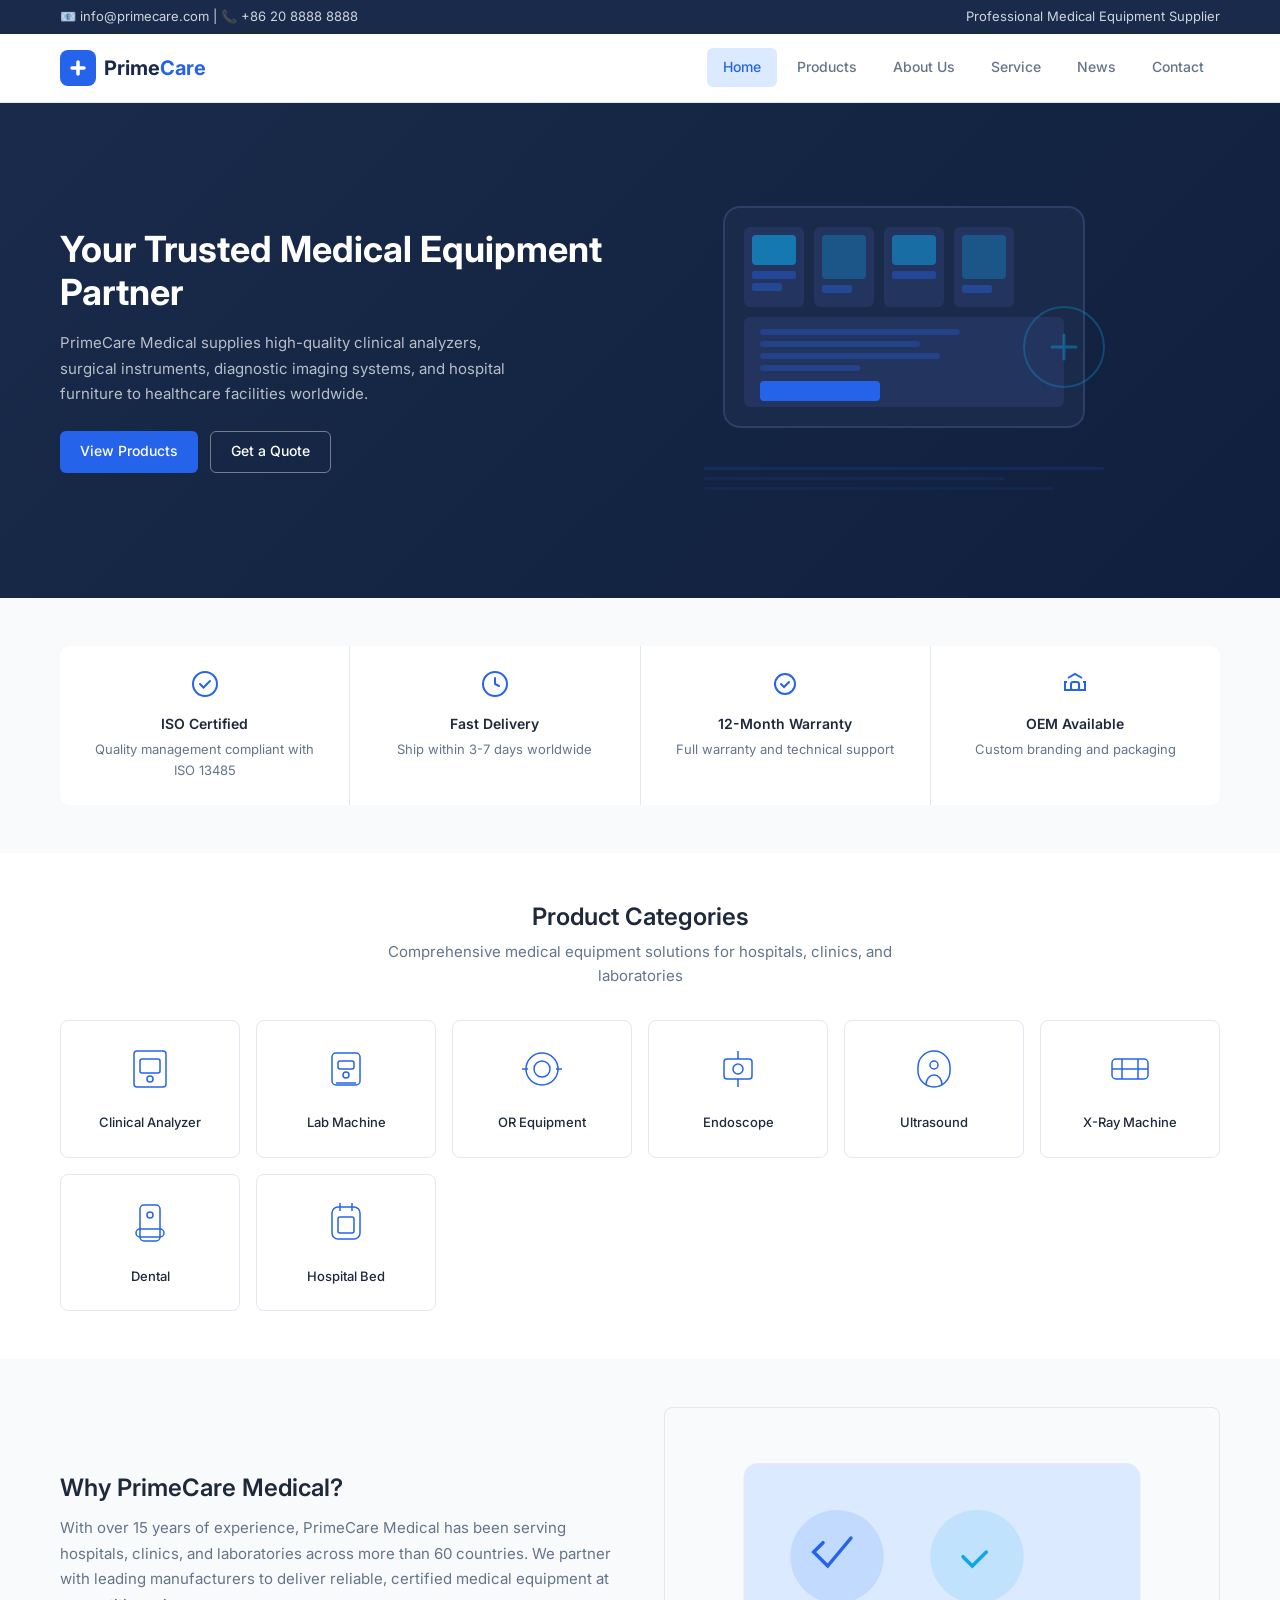
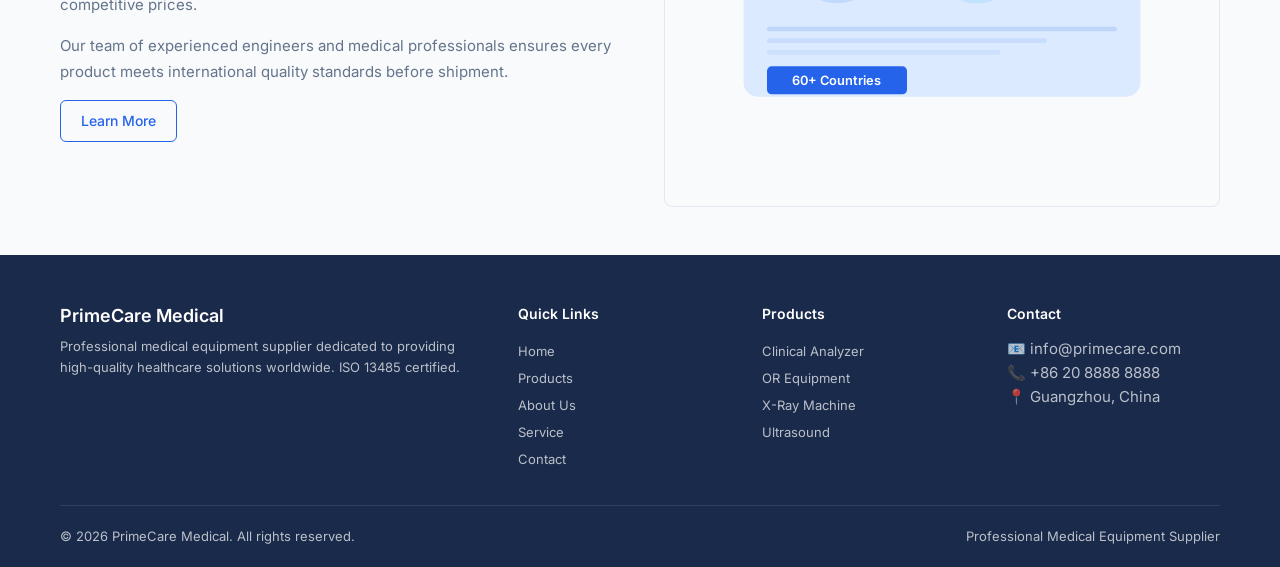
<file: index.html>
<!DOCTYPE html>
<html lang="en">
<head>
  <meta charset="UTF-8">
  <meta name="viewport" content="width=device-width, initial-scale=1.0">
  <meta name="description" content="PrimeCare Medical — Professional medical equipment supplier. Clinical analyzers, surgical instruments, diagnostic machines, and hospital equipment.">
  <title>PrimeCare Medical — Medical Equipment Supplier</title>
  <link rel="stylesheet" href="css/style.css">
  <link rel="icon" href="data:image/svg+xml,%3Csvg xmlns='http://www.w3.org/2000/svg' viewBox='0 0 32 32'%3E%3Crect width='32' height='32' rx='6' fill='%232563eb'/%3E%3Cpath d='M10 16h12M16 10v12' stroke='white' stroke-width='3'/%3E%3C/svg%3E">
</head>
<body>

<!-- ===== HEADER (auto-filled by components.js) ===== -->
<div id="topbar-placeholder"></div>
<nav id="nav-placeholder"></nav>

<!-- ===== HERO ===== -->
<section class="hero">
  <div class="container">
    <div>
      <h1>Your Trusted Medical Equipment Partner</h1>
      <p>PrimeCare Medical supplies high-quality clinical analyzers, surgical instruments, diagnostic imaging systems, and hospital furniture to healthcare facilities worldwide.</p>
      <div class="hero-actions">
        <a href="products.html" class="btn btn-primary">View Products</a>
        <a href="contact.html" class="btn btn-outline" style="border-color:rgba(255,255,255,0.4);color:white;">Get a Quote</a>
      </div>
    </div>
    <div>
      <svg viewBox="0 0 480 360" fill="none" style="width:100%;max-width:480px;">
        <rect x="60" y="40" width="360" height="220" rx="16" fill="#1a2a4a" stroke="#2c3e6a" stroke-width="2"/>
        <rect x="80" y="60" width="60" height="80" rx="6" fill="#23345e"/>
        <rect x="88" y="68" width="44" height="30" rx="4" fill="#0ea5e9" opacity="0.6"/>
        <rect x="88" y="104" width="44" height="8" rx="2" fill="#2563eb" opacity="0.4"/>
        <rect x="88" y="116" width="30" height="8" rx="2" fill="#2563eb" opacity="0.4"/>
        <rect x="150" y="60" width="60" height="80" rx="6" fill="#23345e"/>
        <rect x="158" y="68" width="44" height="44" rx="4" fill="#0ea5e9" opacity="0.3"/>
        <rect x="158" y="118" width="30" height="8" rx="2" fill="#2563eb" opacity="0.4"/>
        <rect x="220" y="60" width="60" height="80" rx="6" fill="#23345e"/>
        <rect x="228" y="68" width="44" height="30" rx="4" fill="#0ea5e9" opacity="0.5"/>
        <rect x="228" y="104" width="44" height="8" rx="2" fill="#2563eb" opacity="0.4"/>
        <rect x="290" y="60" width="60" height="80" rx="6" fill="#23345e"/>
        <rect x="298" y="68" width="44" height="44" rx="4" fill="#0ea5e9" opacity="0.3"/>
        <rect x="298" y="118" width="30" height="8" rx="2" fill="#2563eb" opacity="0.4"/>
        <rect x="80" y="150" width="320" height="90" rx="6" fill="#23345e"/>
        <rect x="96" y="162" width="200" height="6" rx="3" fill="#2563eb" opacity="0.3"/>
        <rect x="96" y="174" width="160" height="6" rx="3" fill="#2563eb" opacity="0.3"/>
        <rect x="96" y="186" width="180" height="6" rx="3" fill="#2563eb" opacity="0.3"/>
        <rect x="96" y="198" width="100" height="6" rx="3" fill="#2563eb" opacity="0.3"/>
        <rect x="96" y="214" width="120" height="20" rx="4" fill="#2563eb"/>
        <circle cx="400" cy="180" r="40" fill="none" stroke="#0ea5e9" stroke-width="2" opacity="0.3"/>
        <path d="M388 180h24M400 168v24" stroke="#0ea5e9" stroke-width="3" stroke-linecap="round" opacity="0.4"/>
        <rect x="40" y="300" width="400" height="3" rx="1.5" fill="#2563eb" opacity="0.15"/>
        <rect x="40" y="310" width="300" height="3" rx="1.5" fill="#2563eb" opacity="0.1"/>
        <rect x="40" y="320" width="350" height="3" rx="1.5" fill="#2563eb" opacity="0.08"/>
      </svg>
    </div>
  </div>
</section>

<!-- ===== FEATURES ===== -->
<section class="section section-alt">
  <div class="container">
    <div class="features">
      <div class="feature-item">
        <svg width="28" height="28" viewBox="0 0 28 28" fill="none" style="margin:0 auto 0.5rem;color:var(--blue);"><circle cx="14" cy="14" r="12" stroke="currentColor" stroke-width="2"/><path d="M9 14l3.5 3.5L19 11" stroke="currentColor" stroke-width="2" stroke-linecap="round"/></svg>
        <h4>ISO Certified</h4>
        <p>Quality management compliant with ISO 13485</p>
      </div>
      <div class="feature-item">
        <svg width="28" height="28" viewBox="0 0 28 28" fill="none" style="margin:0 auto 0.5rem;color:var(--blue);"><circle cx="14" cy="14" r="12" stroke="currentColor" stroke-width="2"/><path d="M14 8v6l4 2" stroke="currentColor" stroke-width="2" stroke-linecap="round"/></svg>
        <h4>Fast Delivery</h4>
        <p>Ship within 3-7 days worldwide</p>
      </div>
      <div class="feature-item">
        <svg width="28" height="28" viewBox="0 0 28 28" fill="none" style="margin:0 auto 0.5rem;color:var(--blue);"><path d="M14 4a10 10 0 110 20 10 10 0 010-20z" stroke="currentColor" stroke-width="2"/><path d="M10 14l3 3 5-5" stroke="currentColor" stroke-width="2" stroke-linecap="round"/></svg>
        <h4>12-Month Warranty</h4>
        <p>Full warranty and technical support</p>
      </div>
      <div class="feature-item">
        <svg width="28" height="28" viewBox="0 0 28 28" fill="none" style="margin:0 auto 0.5rem;color:var(--blue);"><path d="M22 12h2v8H4v-8h2" stroke="currentColor" stroke-width="2"/><path d="M7 8l7-4 7 4" stroke="currentColor" stroke-width="2"/><rect x="10" y="12" width="8" height="8" rx="2" stroke="currentColor" stroke-width="2"/></svg>
        <h4>OEM Available</h4>
        <p>Custom branding and packaging</p>
      </div>
    </div>
  </div>
</section>

<!-- ===== PRODUCT CATEGORIES ===== -->
<section class="section">
  <div class="container">
    <div class="section-title">
      <h2>Product Categories</h2>
      <p>Comprehensive medical equipment solutions for hospitals, clinics, and laboratories</p>
    </div>
    <div class="cat-grid">
      <a href="products.html?cat=1" class="cat-card">
        <svg class="cat-card-icon" viewBox="0 0 48 48" fill="none" stroke="currentColor" stroke-width="1.5"><rect x="8" y="6" width="32" height="36" rx="3"/><rect x="14" y="14" width="20" height="14" rx="2"/><circle cx="24" cy="34" r="3"/></svg>
        <h4>Clinical Analyzer</h4>
      </a>
      <a href="products.html?cat=2" class="cat-card">
        <svg class="cat-card-icon" viewBox="0 0 48 48" fill="none" stroke="currentColor" stroke-width="1.5"><rect x="10" y="8" width="28" height="32" rx="4"/><rect x="16" y="16" width="16" height="8" rx="2"/><circle cx="24" cy="30" r="3"/><line x1="14" y1="38" x2="34" y2="38"/></svg>
        <h4>Lab Machine</h4>
      </a>
      <a href="products.html?cat=3" class="cat-card">
        <svg class="cat-card-icon" viewBox="0 0 48 48" fill="none" stroke="currentColor" stroke-width="1.5"><circle cx="24" cy="24" r="16"/><circle cx="24" cy="24" r="8"/><line x1="4" y1="24" x2="10" y2="24"/><line x1="38" y1="24" x2="44" y2="24"/></svg>
        <h4>OR Equipment</h4>
      </a>
      <a href="products.html?cat=4" class="cat-card">
        <svg class="cat-card-icon" viewBox="0 0 48 48" fill="none" stroke="currentColor" stroke-width="1.5"><rect x="10" y="14" width="28" height="20" rx="3"/><path d="M24 6v8M24 34v8"/><circle cx="24" cy="24" r="5"/></svg>
        <h4>Endoscope</h4>
      </a>
      <a href="products.html?cat=5" class="cat-card">
        <svg class="cat-card-icon" viewBox="0 0 48 48" fill="none" stroke="currentColor" stroke-width="1.5"><circle cx="24" cy="20" r="4"/><path d="M16 40c0-6 3.6-10 8-10s8 4 8 10"/><rect x="8" y="6" width="32" height="36" rx="16"/></svg>
        <h4>Ultrasound</h4>
      </a>
      <a href="products.html?cat=6" class="cat-card">
        <svg class="cat-card-icon" viewBox="0 0 48 48" fill="none" stroke="currentColor" stroke-width="1.5"><rect x="6" y="14" width="36" height="20" rx="4"/><line x1="16" y1="14" x2="16" y2="34"/><line x1="32" y1="14" x2="32" y2="34"/><line x1="6" y1="24" x2="42" y2="24"/></svg>
        <h4>X-Ray Machine</h4>
      </a>
      <a href="products.html?cat=8" class="cat-card">
        <svg class="cat-card-icon" viewBox="0 0 48 48" fill="none" stroke="currentColor" stroke-width="1.5"><rect x="14" y="6" width="20" height="36" rx="4"/><rect x="10" y="30" width="28" height="8" rx="4"/><circle cx="24" cy="16" r="3"/></svg>
        <h4>Dental</h4>
      </a>
      <a href="products.html?cat=11" class="cat-card">
        <svg class="cat-card-icon" viewBox="0 0 48 48" fill="none" stroke="currentColor" stroke-width="1.5"><rect x="10" y="8" width="28" height="32" rx="6"/><line x1="18" y1="4" x2="18" y2="12"/><line x1="30" y1="4" x2="30" y2="12"/><rect x="16" y="18" width="16" height="16" rx="2"/></svg>
        <h4>Hospital Bed</h4>
      </a>
    </div>
  </div>
</section>

<!-- ===== ABOUT PREVIEW ===== -->
<section class="section section-alt">
  <div class="container">
    <div class="about-preview">
      <div>
        <h2>Why PrimeCare Medical?</h2>
        <p>With over 15 years of experience, PrimeCare Medical has been serving hospitals, clinics, and laboratories across more than 60 countries. We partner with leading manufacturers to deliver reliable, certified medical equipment at competitive prices.</p>
        <p>Our team of experienced engineers and medical professionals ensures every product meets international quality standards before shipment.</p>
        <a href="about.html" class="btn btn-outline">Learn More</a>
      </div>
      <div style="background:var(--bg-alt);border-radius:var(--radius-md);padding:2rem;border:1px solid var(--border);">
        <svg viewBox="0 0 420 280" fill="none" style="width:100%;">
          <rect x="40" y="20" width="340" height="200" rx="12" fill="#dbeafe"/>
          <circle cx="120" cy="100" r="40" fill="#3b82f6" opacity="0.15"/>
          <path d="M108 88l-8 8 12 12 20-24" stroke="#2563eb" stroke-width="3" stroke-linecap="round"/>
          <circle cx="240" cy="100" r="40" fill="#0ea5e9" opacity="0.12"/>
          <path d="M228 100l8 8 12-12" stroke="#0ea5e9" stroke-width="3" stroke-linecap="round"/>
          <rect x="60" y="160" width="300" height="4" rx="2" fill="#2563eb" opacity="0.15"/>
          <rect x="60" y="170" width="240" height="4" rx="2" fill="#2563eb" opacity="0.1"/>
          <rect x="60" y="180" width="200" height="4" rx="2" fill="#2563eb" opacity="0.08"/>
          <rect x="60" y="194" width="120" height="24" rx="4" fill="#2563eb"/>
          <text x="120" y="210" text-anchor="middle" fill="white" font-size="11" font-weight="600" font-family="Inter">60+ Countries</text>
        </svg>
      </div>
    </div>
  </div>
</section>

<!-- ===== FOOTER (auto-filled by components.js) ===== -->
<footer id="footer-placeholder"></footer>

<script src="js/main.js"></script>
<script src="js/components.js"></script>
</body>
</html>
</file>
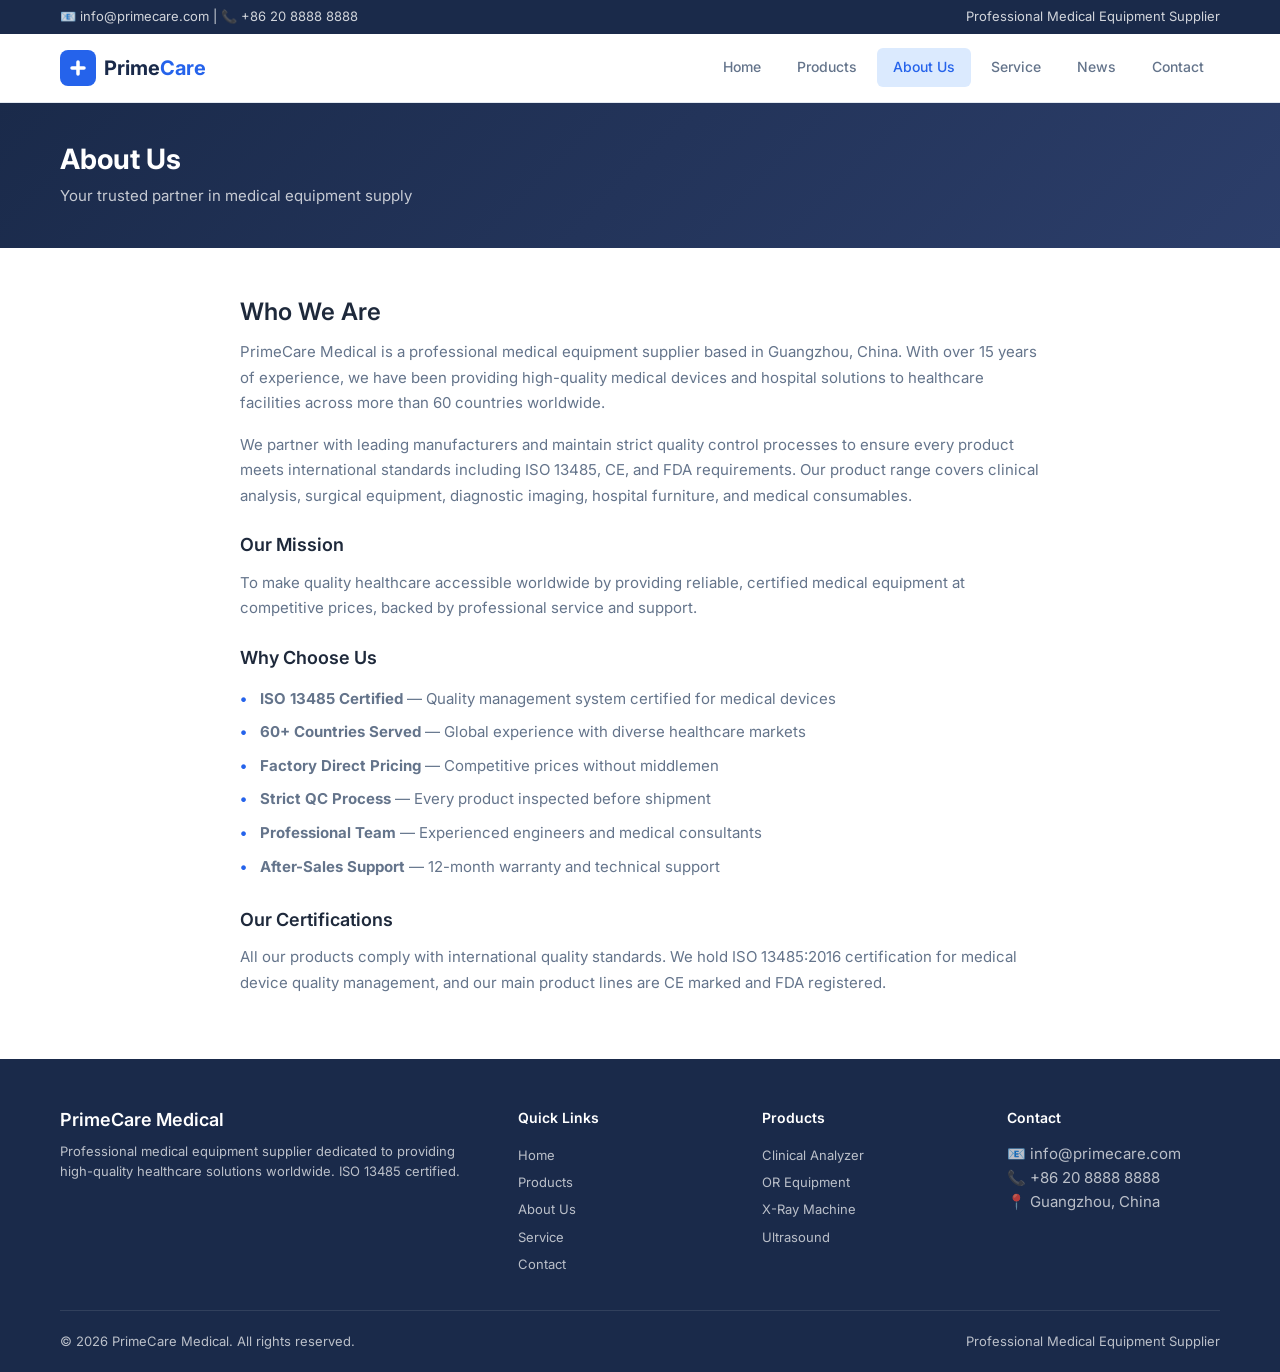
<file: about.html>
<!DOCTYPE html>
<html lang="en">
<head>
  <meta charset="UTF-8">
  <meta name="viewport" content="width=device-width, initial-scale=1.0">
  <meta name="description" content="About PrimeCare Medical — Professional medical equipment supplier with 15+ years of experience serving 60+ countries.">
  <title>About Us — PrimeCare Medical</title>
  <link rel="stylesheet" href="css/style.css">
  <link rel="icon" href="data:image/svg+xml,%3Csvg xmlns='http://www.w3.org/2000/svg' viewBox='0 0 32 32'%3E%3Crect width='32' height='32' rx='6' fill='%232563eb'/%3E%3Cpath d='M10 16h12M16 10v12' stroke='white' stroke-width='3'/%3E%3C/svg%3E">
</head>
<body>

<div id="topbar-placeholder"></div>
<nav id="nav-placeholder"></nav>

<section class="banner">
  <div class="container">
    <h1>About Us</h1>
    <p>Your trusted partner in medical equipment supply</p>
  </div>
</section>

<section class="section">
  <div class="container">
    <div class="about-content">
      <h2 style="margin-bottom:0.75rem;">Who We Are</h2>
      <p>PrimeCare Medical is a professional medical equipment supplier based in Guangzhou, China. With over 15 years of experience, we have been providing high-quality medical devices and hospital solutions to healthcare facilities across more than 60 countries worldwide.</p>
      <p>We partner with leading manufacturers and maintain strict quality control processes to ensure every product meets international standards including ISO 13485, CE, and FDA requirements. Our product range covers clinical analysis, surgical equipment, diagnostic imaging, hospital furniture, and medical consumables.</p>

      <h3>Our Mission</h3>
      <p>To make quality healthcare accessible worldwide by providing reliable, certified medical equipment at competitive prices, backed by professional service and support.</p>

      <h3>Why Choose Us</h3>
      <ul>
        <li><strong>ISO 13485 Certified</strong> — Quality management system certified for medical devices</li>
        <li><strong>60+ Countries Served</strong> — Global experience with diverse healthcare markets</li>
        <li><strong>Factory Direct Pricing</strong> — Competitive prices without middlemen</li>
        <li><strong>Strict QC Process</strong> — Every product inspected before shipment</li>
        <li><strong>Professional Team</strong> — Experienced engineers and medical consultants</li>
        <li><strong>After-Sales Support</strong> — 12-month warranty and technical support</li>
      </ul>

      <h3>Our Certifications</h3>
      <p>All our products comply with international quality standards. We hold ISO 13485:2016 certification for medical device quality management, and our main product lines are CE marked and FDA registered.</p>
    </div>
  </div>
</section>

<footer id="footer-placeholder"></footer>

<script src="js/main.js"></script>
<script src="js/components.js"></script>
</body>
</html>
</file>
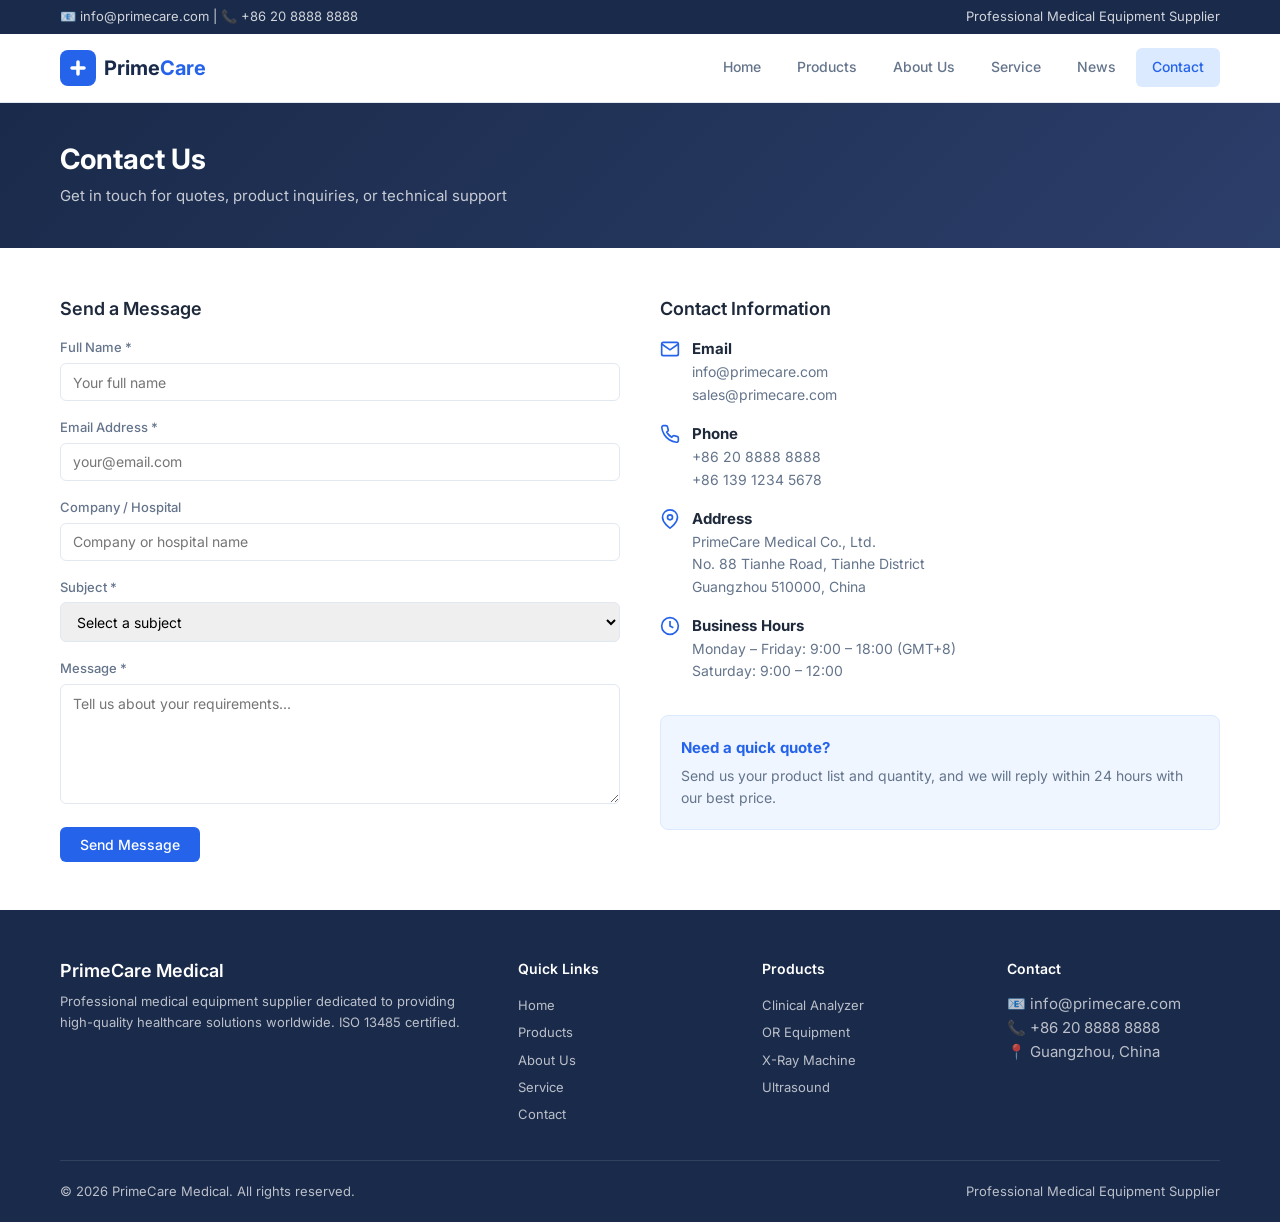
<file: contact.html>
<!DOCTYPE html>
<html lang="en">
<head>
  <meta charset="UTF-8">
  <meta name="viewport" content="width=device-width, initial-scale=1.0">
  <meta name="description" content="Contact PrimeCare Medical — Get a quote, inquire about products, or reach our support team.">
  <title>Contact — PrimeCare Medical</title>
  <link rel="stylesheet" href="css/style.css">
  <link rel="icon" href="data:image/svg+xml,%3Csvg xmlns='http://www.w3.org/2000/svg' viewBox='0 0 32 32'%3E%3Crect width='32' height='32' rx='6' fill='%232563eb'/%3E%3Cpath d='M10 16h12M16 10v12' stroke='white' stroke-width='3'/%3E%3C/svg%3E">
</head>
<body>

<div id="topbar-placeholder"></div>
<nav id="nav-placeholder"></nav>

<section class="banner">
  <div class="container">
    <h1>Contact Us</h1>
    <p>Get in touch for quotes, product inquiries, or technical support</p>
  </div>
</section>

<section class="section">
  <div class="container">
    <div class="contact-grid">

      <!-- Contact Form -->
      <div>
        <h3 style="margin-bottom:1rem;">Send a Message</h3>
        <form onsubmit="event.preventDefault();alert('Thank you for your inquiry. We will get back to you within 24 hours.');">
          <div class="form-group">
            <label for="name">Full Name *</label>
            <input type="text" id="name" required placeholder="Your full name">
          </div>
          <div class="form-group">
            <label for="email">Email Address *</label>
            <input type="email" id="email" required placeholder="your@email.com">
          </div>
          <div class="form-group">
            <label for="company">Company / Hospital</label>
            <input type="text" id="company" placeholder="Company or hospital name">
          </div>
          <div class="form-group">
            <label for="subject">Subject *</label>
            <select id="subject" required>
              <option value="">Select a subject</option>
              <option value="quote">Request a Quote</option>
              <option value="product">Product Inquiry</option>
              <option value="order">Order Status</option>
              <option value="support">Technical Support</option>
              <option value="distributor">Distributor Inquiry</option>
              <option value="other">Other</option>
            </select>
          </div>
          <div class="form-group">
            <label for="message">Message *</label>
            <textarea id="message" required placeholder="Tell us about your requirements..."></textarea>
          </div>
          <button type="submit" class="btn btn-primary">Send Message</button>
        </form>
      </div>

      <!-- Contact Info -->
      <div>
        <h3 style="margin-bottom:1rem;">Contact Information</h3>

        <div class="contact-item">
          <svg viewBox="0 0 24 24" fill="none" stroke="currentColor" stroke-width="2"><path d="M4 4h16c1.1 0 2 .9 2 2v12c0 1.1-.9 2-2 2H4c-1.1 0-2-.9-2-2V6c0-1.1.9-2 2-2z"/><polyline points="22,6 12,13 2,6"/></svg>
          <div>
            <strong>Email</strong>
            <p>info@primecare.com</p>
            <p>sales@primecare.com</p>
          </div>
        </div>

        <div class="contact-item">
          <svg viewBox="0 0 24 24" fill="none" stroke="currentColor" stroke-width="2"><path d="M22 16.92v3a2 2 0 01-2.18 2 19.79 19.79 0 01-8.63-3.07 19.5 19.5 0 01-6-6 19.79 19.79 0 01-3.07-8.67A2 2 0 014.11 2h3a2 2 0 012 1.72 12.84 12.84 0 00.7 2.81 2 2 0 01-.45 2.11L8.09 9.91a16 16 0 006 6l1.27-1.27a2 2 0 012.11-.45 12.84 12.84 0 002.81.7A2 2 0 0122 16.92z"/></svg>
          <div>
            <strong>Phone</strong>
            <p>+86 20 8888 8888</p>
            <p>+86 139 1234 5678</p>
          </div>
        </div>

        <div class="contact-item">
          <svg viewBox="0 0 24 24" fill="none" stroke="currentColor" stroke-width="2"><path d="M21 10c0 7-9 13-9 13s-9-6-9-13a9 9 0 0118 0z"/><circle cx="12" cy="10" r="3"/></svg>
          <div>
            <strong>Address</strong>
            <p>PrimeCare Medical Co., Ltd.</p>
            <p>No. 88 Tianhe Road, Tianhe District</p>
            <p>Guangzhou 510000, China</p>
          </div>
        </div>

        <div class="contact-item">
          <svg viewBox="0 0 24 24" fill="none" stroke="currentColor" stroke-width="2"><circle cx="12" cy="12" r="10"/><polyline points="12 6 12 12 16 14"/></svg>
          <div>
            <strong>Business Hours</strong>
            <p>Monday – Friday: 9:00 – 18:00 (GMT+8)</p>
            <p>Saturday: 9:00 – 12:00</p>
          </div>
        </div>

        <div style="margin-top:2rem;padding:1.25rem;background:var(--blue-bg);border-radius:var(--radius-md);border:1px solid var(--blue-soft);">
          <strong style="color:var(--blue);">Need a quick quote?</strong>
          <p style="font-size:0.875rem;color:var(--text-light);margin-top:0.3rem;">Send us your product list and quantity, and we will reply within 24 hours with our best price.</p>
        </div>
      </div>

    </div>
  </div>
</section>

<footer id="footer-placeholder"></footer>

<script src="js/main.js"></script>
<script src="js/components.js"></script>
</body>
</html>
</file>
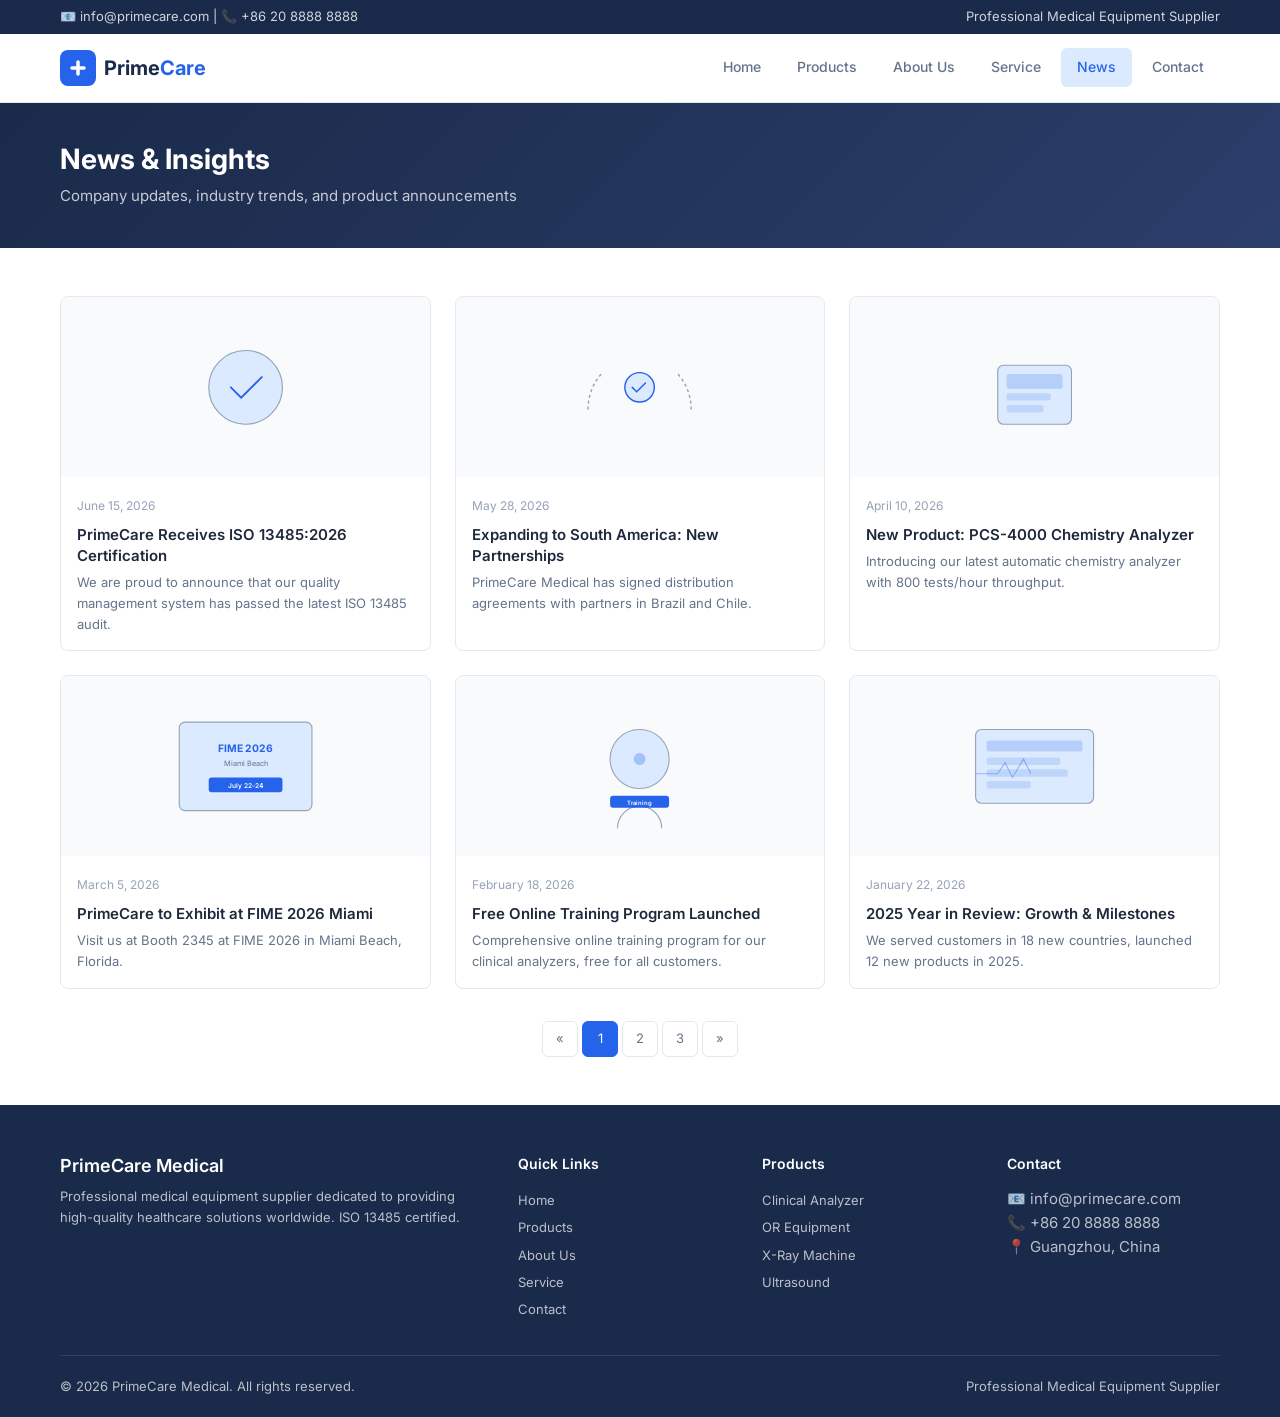
<file: news.html>
<!DOCTYPE html>
<html lang="en">
<head>
  <meta charset="UTF-8">
  <meta name="viewport" content="width=device-width, initial-scale=1.0">
  <meta name="description" content="PrimeCare Medical News — Latest updates, industry insights, and company announcements.">
  <title>News — PrimeCare Medical</title>
  <link rel="stylesheet" href="css/style.css">
  <link rel="icon" href="data:image/svg+xml,%3Csvg xmlns='http://www.w3.org/2000/svg' viewBox='0 0 32 32'%3E%3Crect width='32' height='32' rx='6' fill='%232563eb'/%3E%3Cpath d='M10 16h12M16 10v12' stroke='white' stroke-width='3'/%3E%3C/svg%3E">
</head>
<body>

<div id="topbar-placeholder"></div>
<nav id="nav-placeholder"></nav>

<section class="banner">
  <div class="container">
    <h1>News & Insights</h1>
    <p>Company updates, industry trends, and product announcements</p>
  </div>
</section>

<section class="section">
  <div class="container">
    <div class="news-grid">

      <article class="news-card">
        <div class="news-img">
          <svg viewBox="0 0 300 180" fill="none" style="width:60%;">
            <circle cx="150" cy="90" r="50" stroke="#94a3b8" stroke-width="1.5" fill="#dbeafe"/>
            <path d="M130 90l14 14 28-28" stroke="#2563eb" stroke-width="2.5" stroke-linecap="round"/>
          </svg>
        </div>
        <div class="news-body">
          <span class="date">June 15, 2026</span>
          <h3>PrimeCare Receives ISO 13485:2026 Certification</h3>
          <p>We are proud to announce that our quality management system has passed the latest ISO 13485 audit.</p>
        </div>
      </article>

      <article class="news-card">
        <div class="news-img">
          <svg viewBox="0 0 300 180" fill="none" style="width:60%;">
            <path d="M80 120c0-20 8-38 20-50" stroke="#94a3b8" stroke-width="2" stroke-dasharray="4 4"/>
            <path d="M220 120c0-20-8-38-20-50" stroke="#94a3b8" stroke-width="2" stroke-dasharray="4 4"/>
            <circle cx="150" cy="90" r="20" stroke="#2563eb" stroke-width="2" fill="#dbeafe"/>
            <path d="M140 90l6 6 12-12" stroke="#2563eb" stroke-width="2" stroke-linecap="round"/>
          </svg>
        </div>
        <div class="news-body">
          <span class="date">May 28, 2026</span>
          <h3>Expanding to South America: New Partnerships</h3>
          <p>PrimeCare Medical has signed distribution agreements with partners in Brazil and Chile.</p>
        </div>
      </article>

      <article class="news-card">
        <div class="news-img">
          <svg viewBox="0 0 300 180" fill="none" style="width:60%;">
            <rect x="100" y="60" width="100" height="80" rx="8" stroke="#94a3b8" stroke-width="1.5" fill="#dbeafe"/>
            <rect x="112" y="72" width="76" height="20" rx="4" fill="#2563eb" opacity="0.2"/>
            <rect x="112" y="98" width="60" height="10" rx="3" fill="#2563eb" opacity="0.15"/>
            <rect x="112" y="114" width="50" height="10" rx="3" fill="#2563eb" opacity="0.15"/>
          </svg>
        </div>
        <div class="news-body">
          <span class="date">April 10, 2026</span>
          <h3>New Product: PCS-4000 Chemistry Analyzer</h3>
          <p>Introducing our latest automatic chemistry analyzer with 800 tests/hour throughput.</p>
        </div>
      </article>

      <article class="news-card">
        <div class="news-img">
          <svg viewBox="0 0 300 180" fill="none" style="width:60%;">
            <rect x="60" y="30" width="180" height="120" rx="8" stroke="#94a3b8" stroke-width="1.5" fill="#dbeafe"/>
            <text x="150" y="70" text-anchor="middle" fill="#2563eb" font-size="14" font-weight="700" font-family="Inter">FIME 2026</text>
            <text x="150" y="90" text-anchor="middle" fill="#64748b" font-size="10" font-family="Inter">Miami Beach</text>
            <rect x="100" y="105" width="100" height="20" rx="4" fill="#2563eb"/>
            <text x="150" y="119" text-anchor="middle" fill="white" font-size="9" font-weight="600" font-family="Inter">July 22-24</text>
          </svg>
        </div>
        <div class="news-body">
          <span class="date">March 5, 2026</span>
          <h3>PrimeCare to Exhibit at FIME 2026 Miami</h3>
          <p>Visit us at Booth 2345 at FIME 2026 in Miami Beach, Florida.</p>
        </div>
      </article>

      <article class="news-card">
        <div class="news-img">
          <svg viewBox="0 0 300 180" fill="none" style="width:60%;">
            <circle cx="150" cy="80" r="40" stroke="#94a3b8" stroke-width="1.5" fill="#dbeafe"/>
            <path d="M120 174c0-16.6 13.4-30 30-30s30 13.4 30 30" stroke="#94a3b8" stroke-width="1.5" fill="none"/>
            <circle cx="150" cy="80" r="8" fill="#2563eb" opacity="0.3"/>
            <rect x="110" y="130" width="80" height="16" rx="4" fill="#2563eb"/>
            <text x="150" y="142" text-anchor="middle" fill="white" font-size="8" font-weight="600" font-family="Inter">Training</text>
          </svg>
        </div>
        <div class="news-body">
          <span class="date">February 18, 2026</span>
          <h3>Free Online Training Program Launched</h3>
          <p>Comprehensive online training program for our clinical analyzers, free for all customers.</p>
        </div>
      </article>

      <article class="news-card">
        <div class="news-img">
          <svg viewBox="0 0 300 180" fill="none" style="width:60%;">
            <rect x="70" y="40" width="160" height="100" rx="8" stroke="#94a3b8" stroke-width="1.5" fill="#dbeafe"/>
            <rect x="85" y="55" width="130" height="15" rx="4" fill="#2563eb" opacity="0.2"/>
            <rect x="85" y="78" width="100" height="10" rx="3" fill="#2563eb" opacity="0.15"/>
            <rect x="85" y="94" width="110" height="10" rx="3" fill="#2563eb" opacity="0.15"/>
            <rect x="85" y="110" width="60" height="10" rx="3" fill="#2563eb" opacity="0.15"/>
            <path d="M70 100h30l10-15 10 20 15-25 10 20" stroke="#2563eb" stroke-width="1.5" fill="none" opacity="0.4"/>
          </svg>
        </div>
        <div class="news-body">
          <span class="date">January 22, 2026</span>
          <h3>2025 Year in Review: Growth & Milestones</h3>
          <p>We served customers in 18 new countries, launched 12 new products in 2025.</p>
        </div>
      </article>

    </div>

    <div class="pagination" style="margin-top:2rem;">
      <a href="#">&laquo;</a>
      <a href="#" class="active">1</a>
      <a href="#">2</a>
      <a href="#">3</a>
      <a href="#">&raquo;</a>
    </div>
  </div>
</section>

<footer id="footer-placeholder"></footer>

<script src="js/main.js"></script>
<script src="js/components.js"></script>
</body>
</html>
</file>
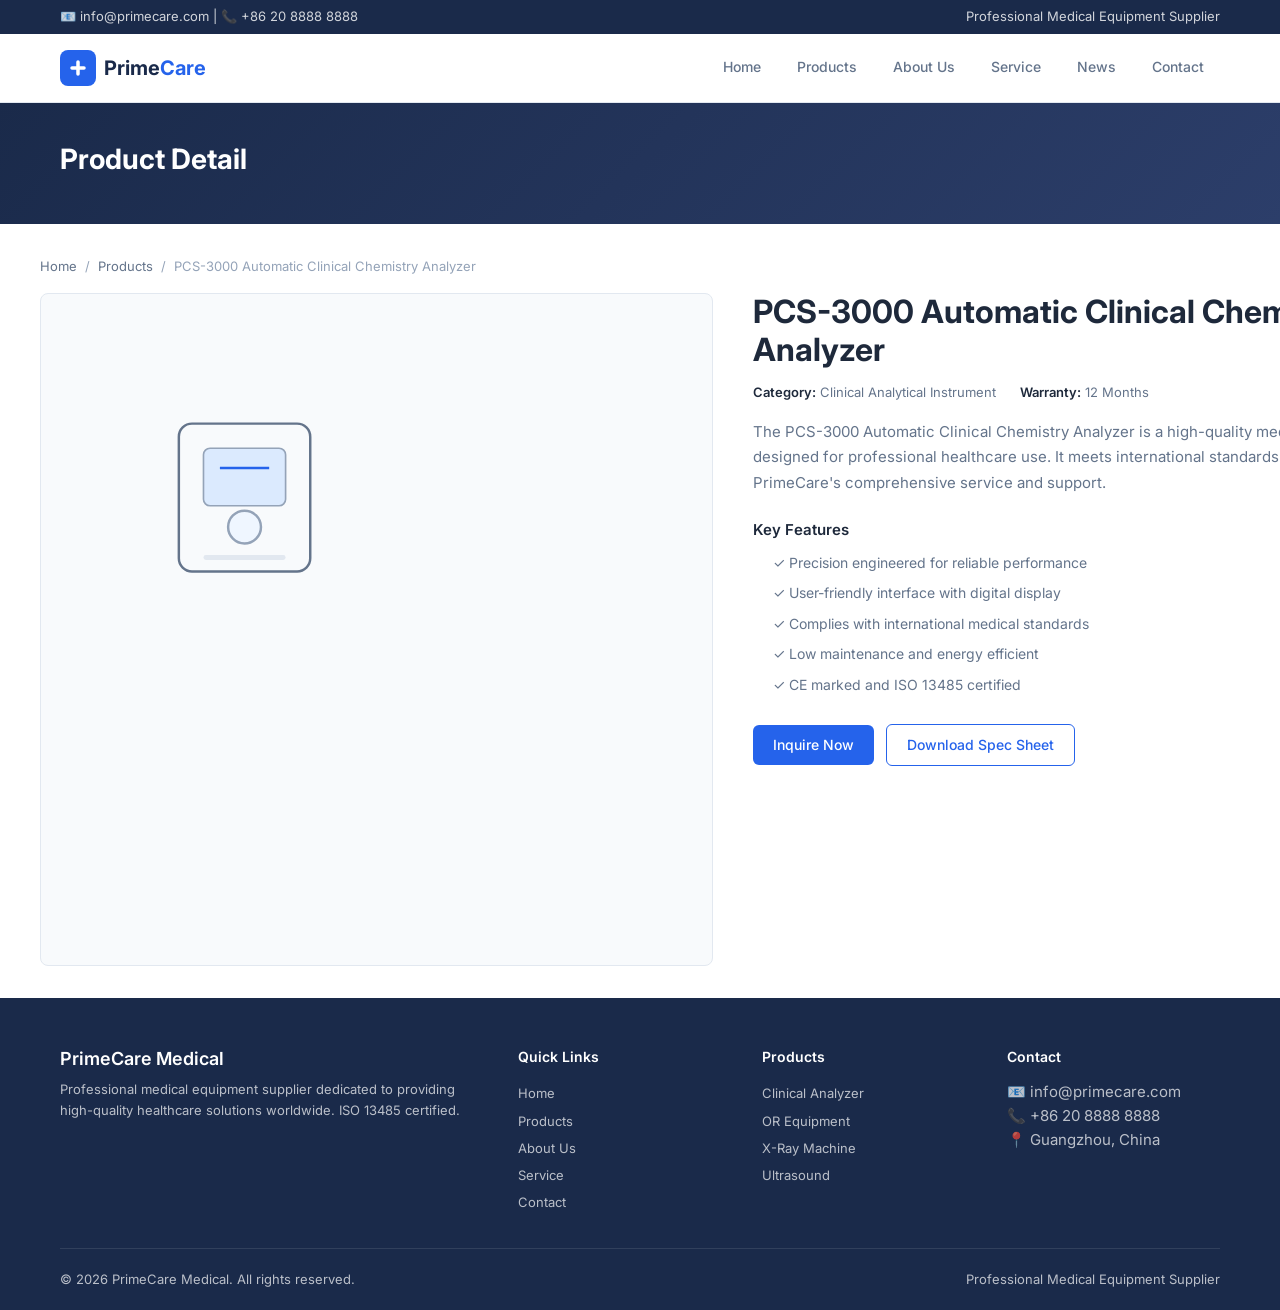
<file: product-detail.html>
<!DOCTYPE html>
<html lang="en">
<head>
  <meta charset="UTF-8">
  <meta name="viewport" content="width=device-width, initial-scale=1.0">
  <meta name="description" content="Product Detail — PrimeCare Medical">
  <title>Product Detail — PrimeCare Medical</title>
  <link rel="stylesheet" href="css/style.css">
  <link rel="icon" href="data:image/svg+xml,%3Csvg xmlns='http://www.w3.org/2000/svg' viewBox='0 0 32 32'%3E%3Crect width='32' height='32' rx='6' fill='%232563eb'/%3E%3Cpath d='M10 16h12M16 10v12' stroke='white' stroke-width='3'/%3E%3C/svg%3E">
</head>
<body>

<div id="topbar-placeholder"></div>
<nav id="nav-placeholder"></nav>

<section class="banner">
  <div class="container">
    <h1>Product Detail</h1>
  </div>
</section>

<section class="page-layout container" style="grid-template-columns:1fr;">
  <div id="product-detail"></div>
</section>

<footer id="footer-placeholder"></footer>

<script src="js/products-data.js"></script>
<script src="js/main.js"></script>
<script src="js/components.js"></script>
</body>
</html>
</file>
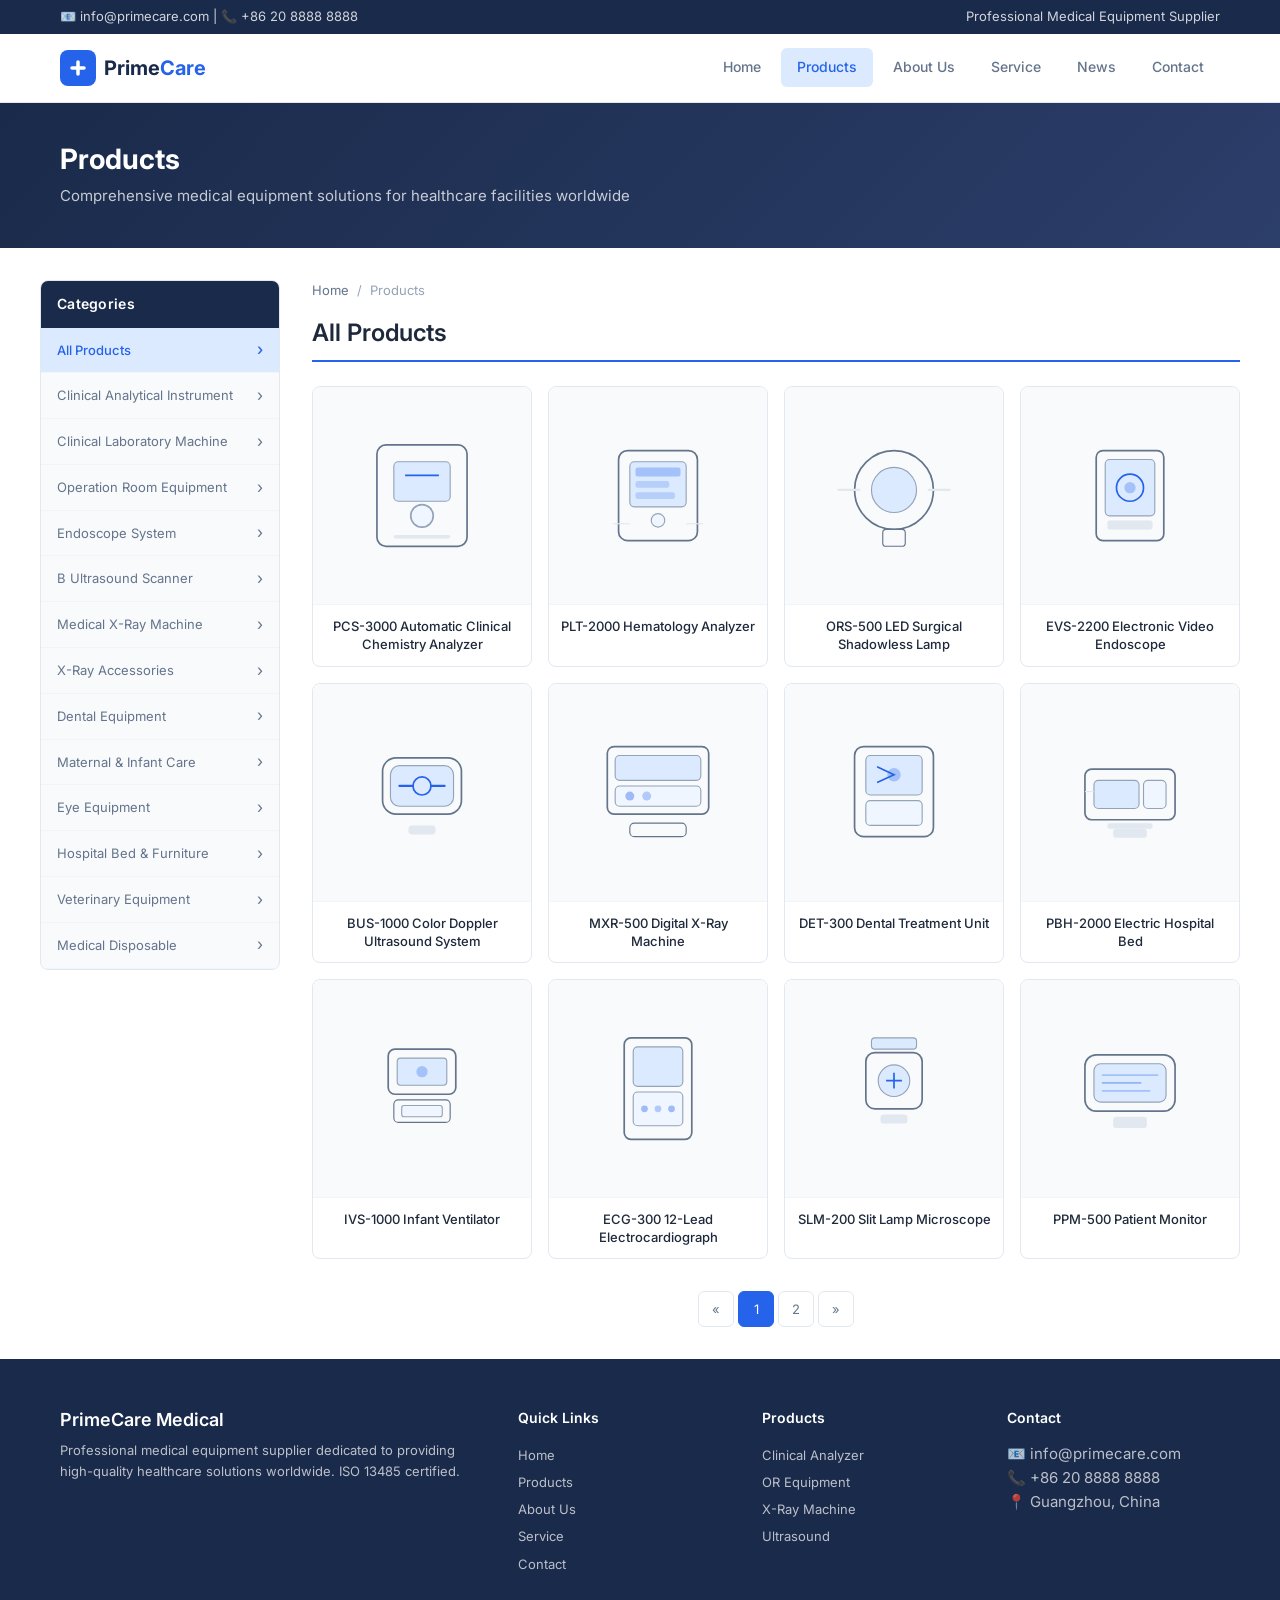
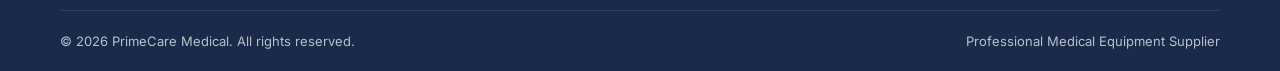
<file: products.html>
<!DOCTYPE html>
<html lang="en">
<head>
  <meta charset="UTF-8">
  <meta name="viewport" content="width=device-width, initial-scale=1.0">
  <meta name="description" content="PrimeCare Medical products — Clinical analyzers, surgical equipment, diagnostic machines, hospital supplies.">
  <title>Products — PrimeCare Medical</title>
  <link rel="stylesheet" href="css/style.css">
  <link rel="icon" href="data:image/svg+xml,%3Csvg xmlns='http://www.w3.org/2000/svg' viewBox='0 0 32 32'%3E%3Crect width='32' height='32' rx='6' fill='%232563eb'/%3E%3Cpath d='M10 16h12M16 10v12' stroke='white' stroke-width='3'/%3E%3C/svg%3E">
</head>
<body>

<div id="topbar-placeholder"></div>
<nav id="nav-placeholder"></nav>

<section class="banner">
  <div class="container">
    <h1>Products</h1>
    <p>Comprehensive medical equipment solutions for healthcare facilities worldwide</p>
  </div>
</section>

<section class="page-layout container">

  <!-- Sidebar -->
  <aside class="sidebar">
    <div class="sidebar-box">
      <div class="sidebar-title">Categories</div>
      <ul class="sidebar-list">
        <li><a href="#" data-cat="0" onclick="return filterByCat(0)">All Products</a></li>
        <li><a href="#" data-cat="1" onclick="return filterByCat(1)">Clinical Analytical Instrument</a></li>
        <li><a href="#" data-cat="2" onclick="return filterByCat(2)">Clinical Laboratory Machine</a></li>
        <li><a href="#" data-cat="3" onclick="return filterByCat(3)">Operation Room Equipment</a></li>
        <li><a href="#" data-cat="4" onclick="return filterByCat(4)">Endoscope System</a></li>
        <li><a href="#" data-cat="5" onclick="return filterByCat(5)">B Ultrasound Scanner</a></li>
        <li><a href="#" data-cat="6" onclick="return filterByCat(6)">Medical X-Ray Machine</a></li>
        <li><a href="#" data-cat="7" onclick="return filterByCat(7)">X-Ray Accessories</a></li>
        <li><a href="#" data-cat="8" onclick="return filterByCat(8)">Dental Equipment</a></li>
        <li><a href="#" data-cat="9" onclick="return filterByCat(9)">Maternal &amp; Infant Care</a></li>
        <li><a href="#" data-cat="10" onclick="return filterByCat(10)">Eye Equipment</a></li>
        <li><a href="#" data-cat="11" onclick="return filterByCat(11)">Hospital Bed &amp; Furniture</a></li>
        <li><a href="#" data-cat="12" onclick="return filterByCat(12)">Veterinary Equipment</a></li>
        <li><a href="#" data-cat="13" onclick="return filterByCat(13)">Medical Disposable</a></li>
      </ul>
    </div>
  </aside>

  <!-- Main -->
  <main>
    <div class="breadcrumb">
      <a href="index.html">Home</a> <span>/</span> <span>Products</span>
    </div>
    <h2 class="page-title" id="product-page-title" style="border-bottom-color:var(--blue);">All Products</h2>

    <!-- Product grid (filled by JS) -->
    <div class="product-grid" id="product-grid"></div>

    <!-- Pagination (filled by JS) -->
    <div class="pagination" id="pagination"></div>
  </main>
</section>

<footer id="footer-placeholder"></footer>

<script src="js/products-data.js"></script>
<script src="js/main.js"></script>
<script src="js/components.js"></script>
</body>
</html>
</file>
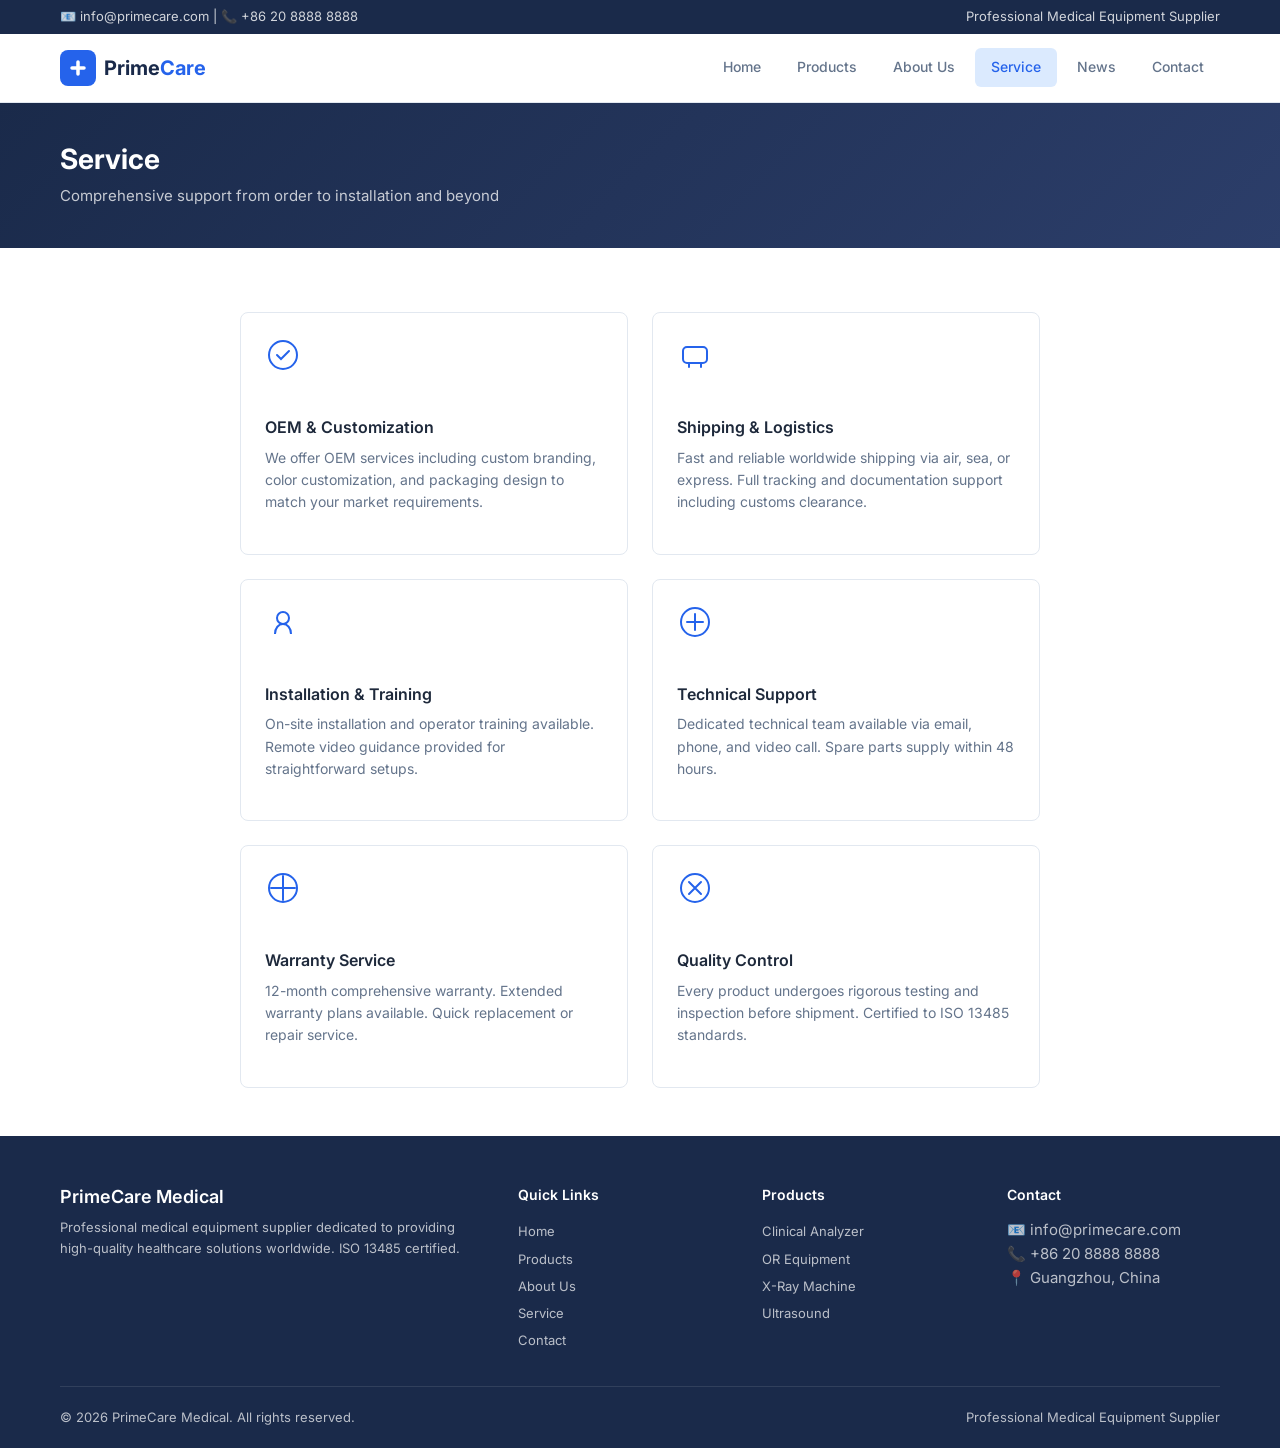
<file: service.html>
<!DOCTYPE html>
<html lang="en">
<head>
  <meta charset="UTF-8">
  <meta name="viewport" content="width=device-width, initial-scale=1.0">
  <meta name="description" content="PrimeCare Medical Services — OEM, shipping, installation, training, and after-sales technical support.">
  <title>Service — PrimeCare Medical</title>
  <link rel="stylesheet" href="css/style.css">
  <link rel="icon" href="data:image/svg+xml,%3Csvg xmlns='http://www.w3.org/2000/svg' viewBox='0 0 32 32'%3E%3Crect width='32' height='32' rx='6' fill='%232563eb'/%3E%3Cpath d='M10 16h12M16 10v12' stroke='white' stroke-width='3'/%3E%3C/svg%3E">
</head>
<body>

<div id="topbar-placeholder"></div>
<nav id="nav-placeholder"></nav>

<section class="banner">
  <div class="container">
    <h1>Service</h1>
    <p>Comprehensive support from order to installation and beyond</p>
  </div>
</section>

<section class="section">
  <div class="container">
    <div class="about-content">
      <div style="display:grid;grid-template-columns:repeat(auto-fill,minmax(280px,1fr));gap:1.5rem;margin-top:1rem;">
        <div class="product-card" style="padding:1.5rem;">
          <svg width="36" height="36" viewBox="0 0 36 36" fill="none" style="margin-bottom:0.75rem;"><circle cx="18" cy="18" r="14" stroke="#2563eb" stroke-width="2"/><path d="M12 18l4 4 8-8" stroke="#2563eb" stroke-width="2" stroke-linecap="round"/></svg>
          <h3 style="font-size:1rem;margin-bottom:0.5rem;">OEM & Customization</h3>
          <p style="font-size:0.875rem;color:var(--text-light);line-height:1.6;">We offer OEM services including custom branding, color customization, and packaging design to match your market requirements.</p>
        </div>
        <div class="product-card" style="padding:1.5rem;">
          <svg width="36" height="36" viewBox="0 0 36 36" fill="none" style="margin-bottom:0.75rem;"><rect x="6" y="10" width="24" height="16" rx="4" stroke="#2563eb" stroke-width="2"/><path d="M12 26v4M24 26v4" stroke="#2563eb" stroke-width="2" stroke-linecap="round"/></svg>
          <h3 style="font-size:1rem;margin-bottom:0.5rem;">Shipping & Logistics</h3>
          <p style="font-size:0.875rem;color:var(--text-light);line-height:1.6;">Fast and reliable worldwide shipping via air, sea, or express. Full tracking and documentation support including customs clearance.</p>
        </div>
        <div class="product-card" style="padding:1.5rem;">
          <svg width="36" height="36" viewBox="0 0 36 36" fill="none" style="margin-bottom:0.75rem;"><circle cx="18" cy="14" r="6" stroke="#2563eb" stroke-width="2"/><path d="M10 30c0-6 3.6-10 8-10s8 4 8 10" stroke="#2563eb" stroke-width="2"/></svg>
          <h3 style="font-size:1rem;margin-bottom:0.5rem;">Installation & Training</h3>
          <p style="font-size:0.875rem;color:var(--text-light);line-height:1.6;">On-site installation and operator training available. Remote video guidance provided for straightforward setups.</p>
        </div>
        <div class="product-card" style="padding:1.5rem;">
          <svg width="36" height="36" viewBox="0 0 36 36" fill="none" style="margin-bottom:0.75rem;"><path d="M10 18h16M18 10v16" stroke="#2563eb" stroke-width="2" stroke-linecap="round"/><circle cx="18" cy="18" r="14" stroke="#2563eb" stroke-width="2"/></svg>
          <h3 style="font-size:1rem;margin-bottom:0.5rem;">Technical Support</h3>
          <p style="font-size:0.875rem;color:var(--text-light);line-height:1.6;">Dedicated technical team available via email, phone, and video call. Spare parts supply within 48 hours.</p>
        </div>
        <div class="product-card" style="padding:1.5rem;">
          <svg width="36" height="36" viewBox="0 0 36 36" fill="none" style="margin-bottom:0.75rem;"><path d="M18 6v24M6 18h24" stroke="#2563eb" stroke-width="2" stroke-linecap="round"/><circle cx="18" cy="18" r="14" stroke="#2563eb" stroke-width="2"/></svg>
          <h3 style="font-size:1rem;margin-bottom:0.5rem;">Warranty Service</h3>
          <p style="font-size:0.875rem;color:var(--text-light);line-height:1.6;">12-month comprehensive warranty. Extended warranty plans available. Quick replacement or repair service.</p>
        </div>
        <div class="product-card" style="padding:1.5rem;">
          <svg width="36" height="36" viewBox="0 0 36 36" fill="none" style="margin-bottom:0.75rem;"><path d="M12 12l12 12M24 12L12 24" stroke="#2563eb" stroke-width="2" stroke-linecap="round"/><circle cx="18" cy="18" r="14" stroke="#2563eb" stroke-width="2"/></svg>
          <h3 style="font-size:1rem;margin-bottom:0.5rem;">Quality Control</h3>
          <p style="font-size:0.875rem;color:var(--text-light);line-height:1.6;">Every product undergoes rigorous testing and inspection before shipment. Certified to ISO 13485 standards.</p>
        </div>
      </div>
    </div>
  </div>
</section>

<footer id="footer-placeholder"></footer>

<script src="js/main.js"></script>
<script src="js/components.js"></script>
</body>
</html>
</file>
<file: css/style.css>
/* ============================================
   PrimeCare Medical — CSS
   Professional medical equipment B2B website
   ============================================ */

/* --- Fonts --- */
@import url('https://fonts.googleapis.com/css2?family=Inter:wght@300;400;500;600;700;800&display=swap');

/* --- Reset --- */
*, *::before, *::after { margin:0; padding:0; box-sizing:border-box; }

/* --- Custom Properties --- */
:root {
  --navy:        #1a2a4a;
  --navy-light:  #2c3e6a;
  --blue:        #2563eb;
  --blue-light:  #3b82f6;
  --blue-soft:   #dbeafe;
  --blue-bg:     #eff6ff;
  --accent:      #0ea5e9;
  --text:        #1e293b;
  --text-light:  #64748b;
  --text-lighter:#94a3b8;
  --bg:          #ffffff;
  --bg-alt:      #f8fafc;
  --bg-card:     #ffffff;
  --border:      #e2e8f0;
  --border-light:#f1f5f9;
  --white:       #ffffff;
  --shadow-sm:   0 1px 2px rgba(0,0,0,0.05);
  --shadow-md:   0 4px 12px rgba(0,0,0,0.08);
  --shadow-lg:   0 8px 30px rgba(0,0,0,0.12);
  --radius-sm:   6px;
  --radius-md:   8px;
  --radius-lg:   12px;
  --max-width:   1200px;
  --font:        'Inter', system-ui, -apple-system, sans-serif;
  --transition:  0.2s ease;
}

/* --- Base --- */
html { scroll-behavior: smooth; }
body {
  font-family: var(--font);
  font-size: 15px;
  line-height: 1.6;
  color: var(--text);
  background: var(--bg);
}
img { max-width:100%; height:auto; display:block; }
a { color:inherit; text-decoration:none; }
.container { max-width:var(--max-width); margin:0 auto; padding:0 20px; }

/* --- Typography --- */
h1 { font-size: 2rem; font-weight:700; line-height:1.2; }
h2 { font-size: 1.5rem; font-weight:600; line-height:1.3; }
h3 { font-size: 1.125rem; font-weight:600; line-height:1.4; }
h4 { font-size: 1rem; font-weight:600; }
.page-title { margin-bottom: 1.5rem; padding-bottom: 0.75rem; border-bottom: 2px solid var(--blue); }

/* --- Buttons --- */
.btn {
  display: inline-flex; align-items: center; gap: 0.4rem;
  padding: 0.55rem 1.25rem; border-radius: var(--radius-sm);
  font-family: var(--font); font-size: 0.875rem; font-weight: 500;
  border: none; cursor: pointer; transition: all var(--transition);
}
.btn-primary { background: var(--blue); color: white; }
.btn-primary:hover { background: var(--navy); }
.btn-outline { background: transparent; border: 1.5px solid var(--blue); color: var(--blue); }
.btn-outline:hover { background: var(--blue); color: white; }
.btn-sm { padding: 0.35rem 0.9rem; font-size: 0.8125rem; }

/* --- Top Bar --- */
.topbar {
  background: var(--navy); color: rgba(255,255,255,0.8);
  font-size: 0.8125rem; padding: 0.4rem 0;
}
.topbar .container { display:flex; justify-content:space-between; align-items:center; }
.topbar a { color: rgba(255,255,255,0.8); transition: color var(--transition); }
.topbar a:hover { color: white; }

/* --- Navigation --- */
.nav {
  background: var(--white); border-bottom: 1px solid var(--border);
  position: sticky; top:0; z-index:100;
}
.nav .container { display:flex; align-items:center; justify-content:space-between; height: 68px; }
.nav-logo { display:flex; align-items:center; gap:0.5rem; }
.nav-logo img { height: 40px; }
.nav-logo-text { font-size: 1.25rem; font-weight:700; color:var(--navy); }
.nav-logo-text span { color:var(--blue); }
.nav-links { display:flex; align-items:center; gap:0.25rem; list-style:none; }
.nav-links a {
  display:block; padding:0.5rem 1rem; font-size:0.875rem; font-weight:500;
  color:var(--text-light); border-radius:var(--radius-sm);
  transition: all var(--transition);
}
.nav-links a:hover, .nav-links a.active { color:var(--blue); background:var(--blue-soft); }
.nav-toggle { display:none; background:none; border:none; cursor:pointer; padding:0.5rem; }

/* --- Page Banner --- */
.banner {
  background: linear-gradient(135deg, var(--navy) 0%, var(--navy-light) 100%);
  color: white; padding: 2.5rem 0;
}
.banner h1 { font-size: 1.75rem; margin-bottom:0.5rem; }
.banner p { color: rgba(255,255,255,0.75); font-size:0.9375rem; }

/* --- Layout: Sidebar + Main --- */
.page-layout { display:grid; grid-template-columns: 240px 1fr; gap:2rem; padding:2rem 0; align-items:start; }

/* --- Sidebar --- */
.sidebar { position:sticky; top:88px; }
.sidebar-box { background:var(--bg-alt); border:1px solid var(--border); border-radius:var(--radius-md); overflow:hidden; }
.sidebar-title {
  background:var(--navy); color:white; padding:0.75rem 1rem;
  font-size:0.875rem; font-weight:600; letter-spacing:0.02em;
}
.sidebar-list { list-style:none; }
.sidebar-list a {
  display:flex; align-items:center; justify-content:space-between;
  padding:0.6rem 1rem; font-size:0.8125rem; color:var(--text-light);
  border-bottom:1px solid var(--border-light);
  transition: all var(--transition);
}
.sidebar-list a:hover, .sidebar-list a.active {
  background:var(--blue-soft); color:var(--blue); font-weight:500;
}
.sidebar-list a::after { content:'›'; font-size:1rem; }

/* --- Product Grid --- */
.product-grid {
  display:grid; grid-template-columns:repeat(auto-fill, minmax(180px, 1fr));
  gap:1rem; margin-bottom:2rem;
}
.product-card {
  background:var(--bg-card); border:1px solid var(--border);
  border-radius:var(--radius-md); overflow:hidden;
  transition: all var(--transition);
}
.product-card:hover { box-shadow:var(--shadow-md); border-color:var(--blue); }
.product-img {
  aspect-ratio:1; background:var(--bg-alt);
  display:flex; align-items:center; justify-content:center;
  padding:1.5rem; border-bottom:1px solid var(--border-light);
}
.product-img svg { width:80%; height:80%; }
.product-info { padding:0.75rem; text-align:center; }
.product-info h3 { font-size:0.8125rem; font-weight:500; line-height:1.4; }

/* --- Pagination --- */
.pagination { display:flex; justify-content:center; gap:0.25rem; margin-top:1.5rem; }
.pagination a {
  display:flex; align-items:center; justify-content:center;
  width:36px; height:36px; border-radius:var(--radius-sm);
  border:1px solid var(--border); font-size:0.8125rem; color:var(--text-light);
  transition: all var(--transition);
}
.pagination a:hover, .pagination a.active { background:var(--blue); color:white; border-color:var(--blue); }

/* --- Breadcrumb --- */
.breadcrumb { display:flex; gap:0.5rem; font-size:0.8125rem; color:var(--text-lighter); margin-bottom:1rem; }
.breadcrumb a { color:var(--text-light); }
.breadcrumb a:hover { color:var(--blue); }

/* --- Product Detail --- */
.detail-grid { display:grid; grid-template-columns: 1fr 1fr; gap:2.5rem; }
.detail-img {
  background:var(--bg-alt); border:1px solid var(--border);
  border-radius:var(--radius-md); aspect-ratio:1;
  display:flex; align-items:center; justify-content:center; padding:3rem;
}
.detail-img svg { width:80%; height:80%; }
.detail-right h1 { margin-bottom:0.75rem; }
.detail-meta { display:flex; gap:1.5rem; margin-bottom:1rem; flex-wrap:wrap; }
.detail-meta span { font-size:0.8125rem; color:var(--text-light); }
.detail-meta strong { color:var(--text); font-weight:600; }
.detail-desc { color:var(--text-light); line-height:1.7; margin-bottom:1.5rem; font-size:0.9375rem; }
.detail-specs { width:100%; border-collapse:collapse; margin-bottom:1.5rem; }
.detail-specs td { padding:0.5rem 0.75rem; font-size:0.8125rem; border-bottom:1px solid var(--border-light); }
.detail-specs td:first-child { font-weight:600; color:var(--text); width:40%; }

/* --- Hero Section --- */
.hero {
  background: linear-gradient(135deg, var(--navy) 0%, #0f1f3d 100%);
  color: white; padding: 4rem 0;
}
.hero .container { display:grid; grid-template-columns:1fr 1fr; gap:3rem; align-items:center; }
.hero h1 { font-size:2.25rem; margin-bottom:1rem; }
.hero p { color:rgba(255,255,255,0.7); margin-bottom:1.5rem; max-width:480px; line-height:1.7; }
.hero-actions { display:flex; gap:0.75rem; flex-wrap:wrap; }

/* --- Home Sections --- */
.section { padding:3rem 0; }
.section-alt { background:var(--bg-alt); }
.section-title { text-align:center; margin-bottom:2rem; }
.section-title h2 { margin-bottom:0.5rem; }
.section-title p { color:var(--text-light); font-size:0.9375rem; max-width:560px; margin:0 auto; }

/* --- Category Showcase --- */
.cat-grid { display:grid; grid-template-columns:repeat(auto-fill, minmax(160px,1fr)); gap:1rem; }
.cat-card {
  text-align:center; padding:1.5rem 1rem;
  background:var(--bg-card); border:1px solid var(--border);
  border-radius:var(--radius-md); transition:all var(--transition);
}
.cat-card:hover { box-shadow:var(--shadow-md); border-color:var(--blue); }
.cat-card-icon { width:48px; height:48px; margin:0 auto 0.75rem; color:var(--blue); }
.cat-card h4 { font-size:0.8125rem; font-weight:500; }

/* --- Feature Strip --- */
.features { display:grid; grid-template-columns:repeat(4,1fr); gap:1px; background:var(--border); border-radius:var(--radius-md); overflow:hidden; }
.feature-item { background:var(--bg-card); padding:1.5rem; text-align:center; }
.feature-item h4 { font-size:0.875rem; margin-bottom:0.25rem; }
.feature-item p { font-size:0.8125rem; color:var(--text-light); }

/* --- About Preview --- */
.about-preview { display:grid; grid-template-columns:1fr 1fr; gap:3rem; align-items:center; }
.about-preview h2 { margin-bottom:0.75rem; }
.about-preview p { color:var(--text-light); margin-bottom:1rem; line-height:1.7; }

/* --- About Page --- */
.about-content { max-width:800px; margin:0 auto; }
.about-content h3 { margin:1.5rem 0 0.75rem; }
.about-content p { color:var(--text-light); margin-bottom:1rem; line-height:1.7; }
.about-content ul { list-style:none; margin-bottom:1rem; }
.about-content ul li { padding:0.3rem 0; padding-left:1.25rem; position:relative; color:var(--text-light); }
.about-content ul li::before { content:'•'; position:absolute; left:0; color:var(--blue); font-weight:bold; }

/* --- News --- */
.news-grid { display:grid; grid-template-columns:repeat(auto-fill, minmax(300px,1fr)); gap:1.5rem; }
.news-card {
  background:var(--bg-card); border:1px solid var(--border);
  border-radius:var(--radius-md); overflow:hidden; transition:all var(--transition);
}
.news-card:hover { box-shadow:var(--shadow-md); }
.news-img { height:180px; background:var(--bg-alt); display:flex; align-items:center; justify-content:center; }
.news-body { padding:1rem; }
.news-body .date { font-size:0.75rem; color:var(--text-lighter); }
.news-body h3 { font-size:0.9375rem; margin:0.4rem 0; }
.news-body p { font-size:0.8125rem; color:var(--text-light); }

/* --- Contact Page --- */
.contact-grid { display:grid; grid-template-columns:1fr 1fr; gap:2.5rem; }
.form-group { margin-bottom:1rem; }
.form-group label { display:block; font-size:0.8125rem; font-weight:500; margin-bottom:0.3rem; color:var(--text-light); }
.form-group input, .form-group textarea, .form-group select {
  width:100%; padding:0.6rem 0.75rem; border:1.5px solid var(--border);
  border-radius:var(--radius-sm); font-family:var(--font); font-size:0.875rem;
  transition:border-color var(--transition); outline:none;
}
.form-group input:focus, .form-group textarea:focus { border-color:var(--blue); }
.form-group textarea { min-height:120px; resize:vertical; }
.contact-info h3 { margin-bottom:1rem; }
.contact-item { display:flex; gap:0.75rem; margin-bottom:1rem; }
.contact-item svg { width:20px; height:20px; color:var(--blue); flex-shrink:0; margin-top:2px; }
.contact-item p { font-size:0.875rem; color:var(--text-light); }

/* --- Footer --- */
.footer { background:var(--navy); color:rgba(255,255,255,0.7); padding:3rem 0 0; }
.footer-grid { display:grid; grid-template-columns:2fr 1fr 1fr 1fr; gap:2rem; margin-bottom:2rem; }
.footer-brand h3 { color:white; margin-bottom:0.5rem; }
.footer-brand p { font-size:0.8125rem; line-height:1.6; }
.footer-col h4 { color:white; font-size:0.875rem; margin-bottom:0.75rem; }
.footer-col ul { list-style:none; }
.footer-col a { display:block; padding:0.2rem 0; font-size:0.8125rem; transition:color var(--transition); }
.footer-col a:hover { color:white; }
.footer-bottom { border-top:1px solid rgba(255,255,255,0.1); padding:1.25rem 0; display:flex; justify-content:space-between; font-size:0.8125rem; flex-wrap:wrap; gap:0.5rem; }

/* --- Responsive --- */
@media (max-width:968px) {
  .hero .container { grid-template-columns:1fr; text-align:center; }
  .hero p { margin-left:auto; margin-right:auto; }
  .hero-actions { justify-content:center; }
  .page-layout { grid-template-columns:1fr; }
  .sidebar { display:none; }
  .detail-grid { grid-template-columns:1fr; }
  .about-preview { grid-template-columns:1fr; }
  .contact-grid { grid-template-columns:1fr; }
  .footer-grid { grid-template-columns:1fr 1fr; }
  .features { grid-template-columns:repeat(2,1fr); }
}

@media (max-width:640px) {
  .nav-links {
    display:none; position:absolute; top:100%; left:0; right:0;
    background:var(--white); flex-direction:column; padding:0.5rem;
    border-bottom:1px solid var(--border); box-shadow:var(--shadow-lg);
  }
  .nav-links.open { display:flex; }
  .nav-toggle { display:block; }
  .product-grid { grid-template-columns:repeat(2,1fr); }
  .news-grid { grid-template-columns:1fr; }
  .footer-grid { grid-template-columns:1fr; }
  .features { grid-template-columns:1fr; }
}
</file>
